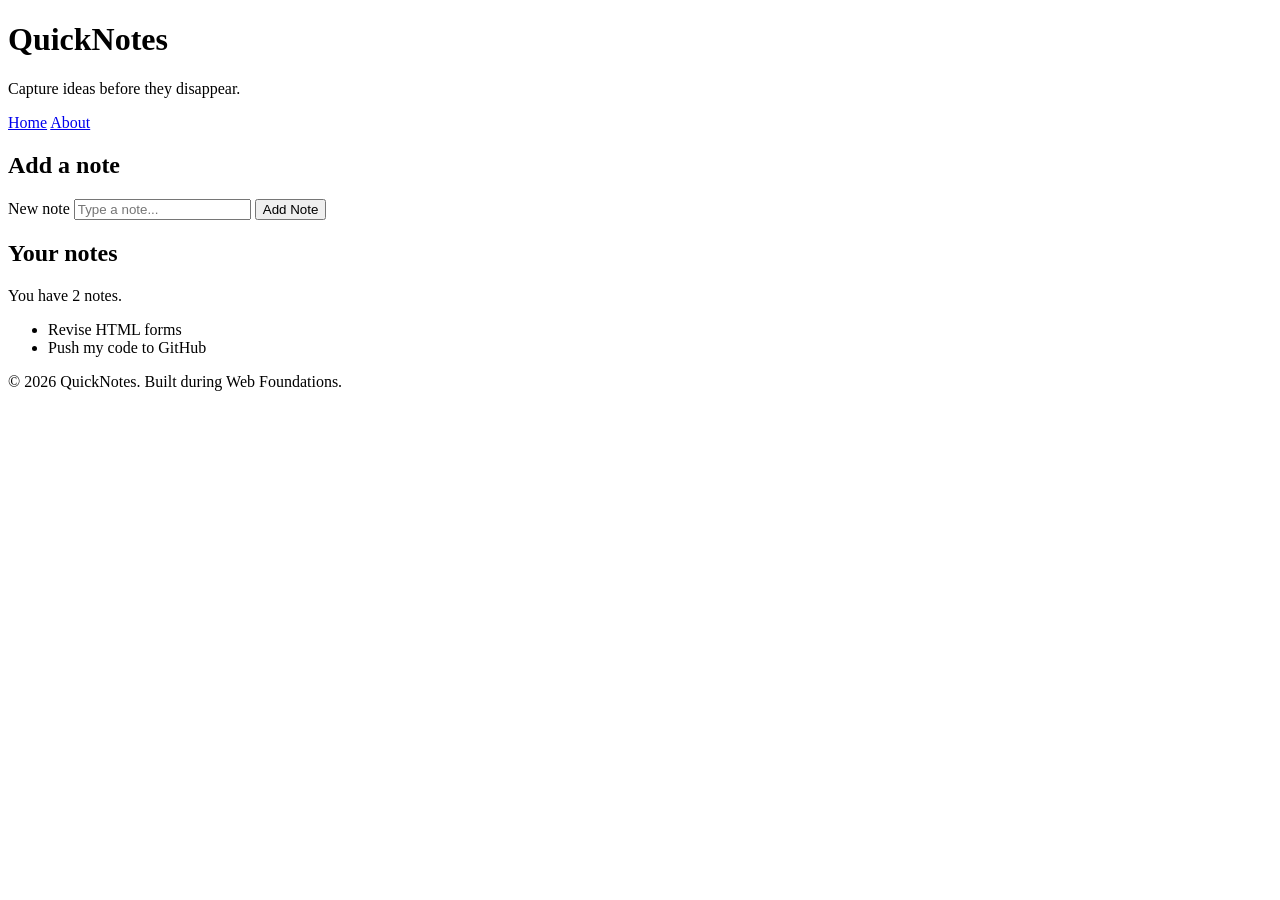
<file: day1/index.html>
<!DOCTYPE html>
<html lang="en">
  <head>
    <meta charset="UTF-8" />
    <meta name="viewport" content="width=device-width, initial-scale=1.0" />
    <title>QuickNotes</title>
  </head>
  <body>
    <header>
      <h1>QuickNotes</h1>
      <p>Capture ideas before they disappear.</p>
      <nav>
        <a href="index.html">Home</a>
        <a href="about.html">About</a>
      </nav>
    </header>

    <main>
      <section>
        <h2>Add a note</h2>
        <form id="note-form">
          <label for="note-input">New note</label>
          <input type="text" id="note-input" placeholder="Type a note..." />
          <button type="submit">Add Note</button>
        </form>
      </section>

      <section>
        <h2>Your notes</h2>
        <p id="note-count">You have 2 notes.</p>
        <ul id="notes-list">
          <li>Revise HTML forms</li>
          <li>Push my code to GitHub</li>
        </ul>
      </section>
    </main>

    <footer>
      <p>&copy; 2026 QuickNotes. Built during Web Foundations.</p>
    </footer>
  </body>
</html>
</file>
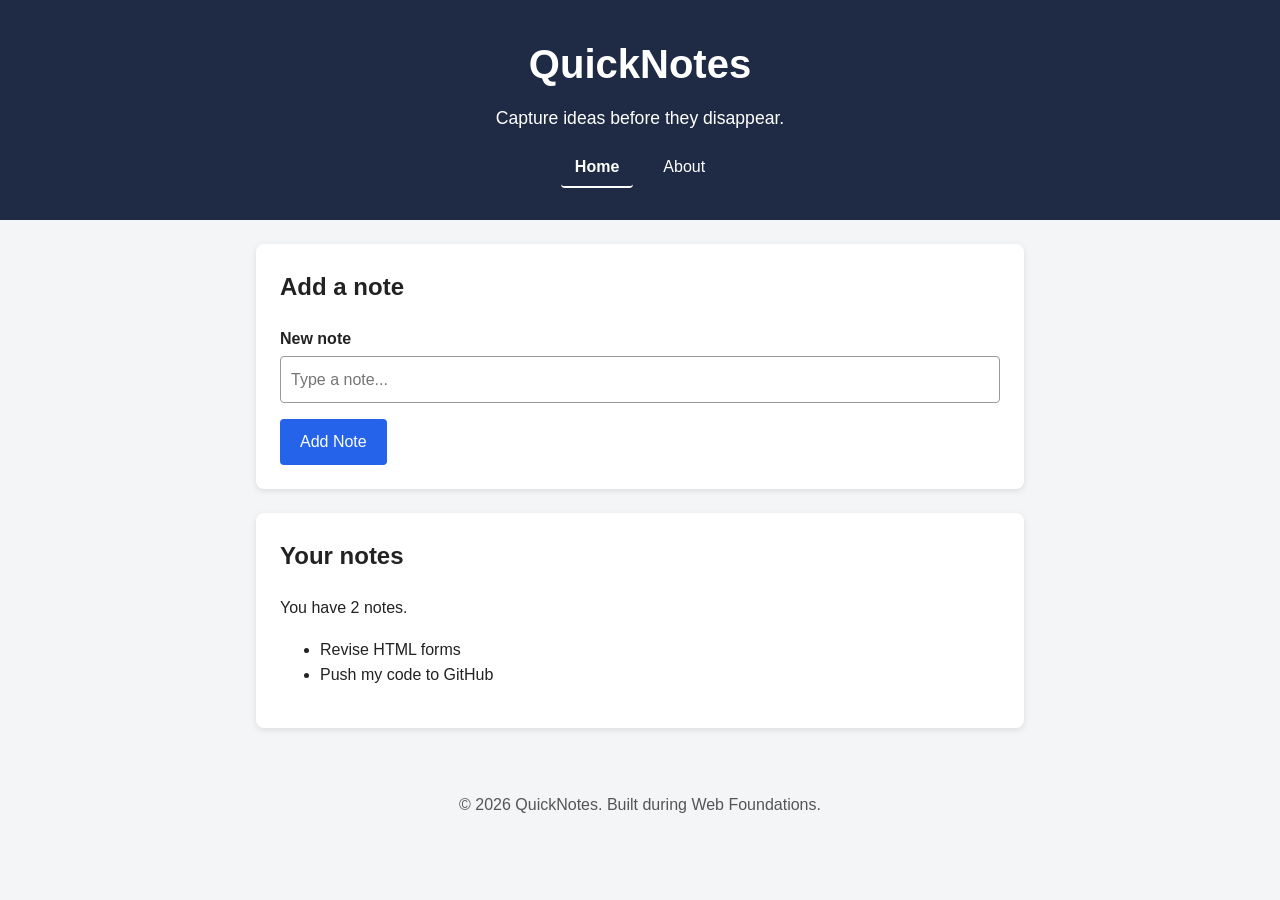
<file: day2/index.html>
<!DOCTYPE html>
<html lang="en">
  <head>
    <meta charset="UTF-8" />
    <meta name="viewport" content="width=device-width, initial-scale=1.0" />
    <title>QuickNotes</title>
    <link rel="stylesheet" href="style.css" />
  </head>
  <body>
    <header>
      <h1>QuickNotes</h1>
      <p>Capture ideas before they disappear.</p>
      <nav>
        <a href="index.html" aria-current="page">Home</a>
        <a href="about.html">About</a>
      </nav>
    </header>

    <main>
      <section>
        <h2>Add a note</h2>
        <form id="note-form">
          <label for="note-input">New note</label>
          <input type="text" id="note-input" placeholder="Type a note..." />
          <button type="submit">Add Note</button>
        </form>
      </section>

      <section>
        <h2>Your notes</h2>
        <p id="note-count">You have 2 notes.</p>
        <ul id="notes-list">
          <li>Revise HTML forms</li>
          <li>Push my code to GitHub</li>
        </ul>
      </section>
    </main>

    <footer>
      <p>&copy; 2026 QuickNotes. Built during Web Foundations.</p>
    </footer>
  </body>
</html>
</file>
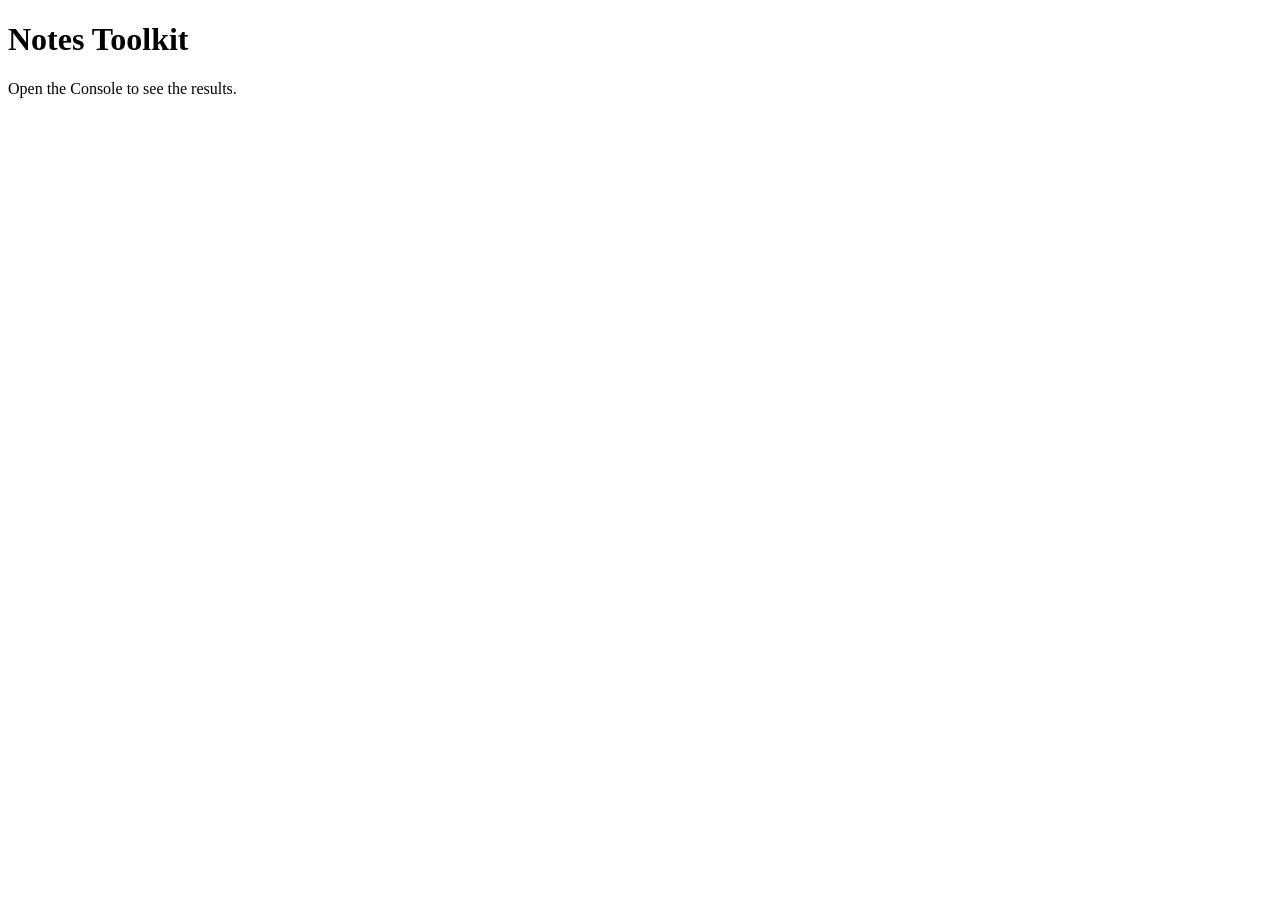
<file: day3/index.html>
<!DOCTYPE html>
<html lang="en">
  <head>
    <meta charset="UTF-8" />
    <meta name="viewport" content="width=device-width, initial-scale=1.0" />
    <title>Notes Toolkit</title>
    <script src="script.js" defer></script>
  </head>
  <body>
    <main>
      <h1>Notes Toolkit</h1>
      <p>Open the Console to see the results.</p>
    </main>
  </body>
</html>
</file>
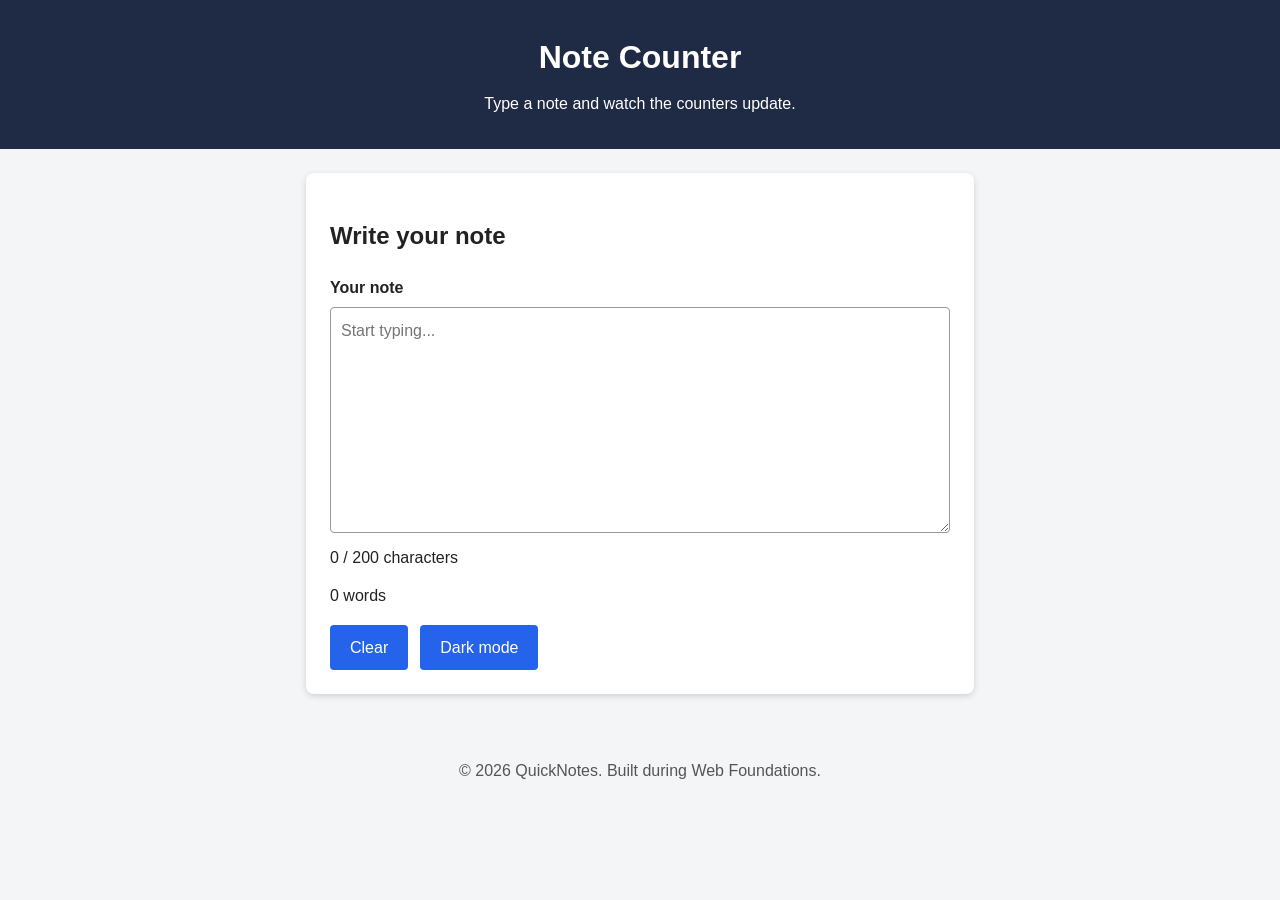
<file: day4/index.html>
<!DOCTYPE html>
<html lang="en">
  <head>
    <meta charset="UTF-8" >
    <meta name="viewport" content="width=device-width, initial-scale=1.0" >
    <title>Note Counter</title>
    <link rel="stylesheet" href="style.css" >
    <script src="script.js" defer></script>
  </head>
  <body>
    <header>
      <h1>Note Counter</h1>
      <p>Type a note and watch the counters update.</p>
    </header>

    <main>
            <section>
        <h2>Write your note</h2>
        <label for="note-text">Your note</label>
        <textarea id="note-text" rows="8" placeholder="Start typing..."></textarea>

        <p id="char-count">0 / 200 characters</p>
        <p id="word-count">0 words</p>

        <div class="button-row">
          <button id="clear-btn" type="button">Clear</button>
          <button id="theme-toggle" type="button">Dark mode</button>
        </div>
      </section>
    </main>

    <footer>
      <p>&copy; 2026 QuickNotes. Built during Web Foundations.</p>
    </footer>
  </body>
</html>
</file>
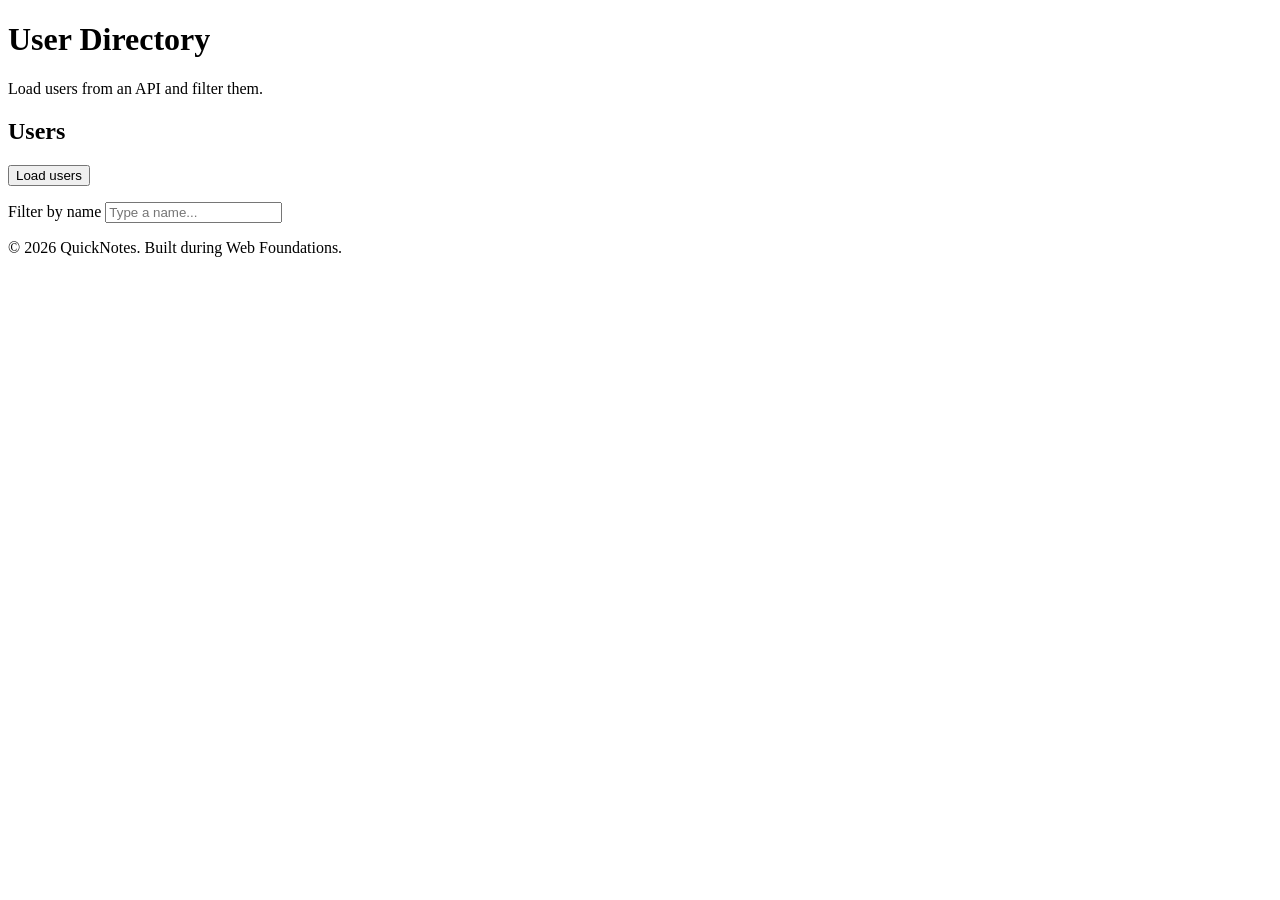
<file: day5/index.html>
<!DOCTYPE html>
<html lang="en">
  <head>
    <meta charset="UTF-8">
    <meta name="viewport" content="width=device-width, initial-scale=1.0">
    <title>User Directory</title>
    <script src="users.js" defer></script>
  </head>
  <body>
    <header>
      <h1>User Directory</h1>
      <p>Load users from an API and filter them.</p>
    </header>

    <main>
      <section>
        <h2>Users</h2>
        <button id="load-users" type="button">Load users</button>

        <p>
          <label for="filter-input">Filter by name</label>
          <input type="text" id="filter-input" placeholder="Type a name...">
        </p>

        <p id="status" role="status"></p>
        <ul id="users-list"></ul>
      </section>
    </main>

    <footer>
      <p>&copy; 2026 QuickNotes. Built during Web Foundations.</p>
    </footer>
  </body>
</html>
</file>
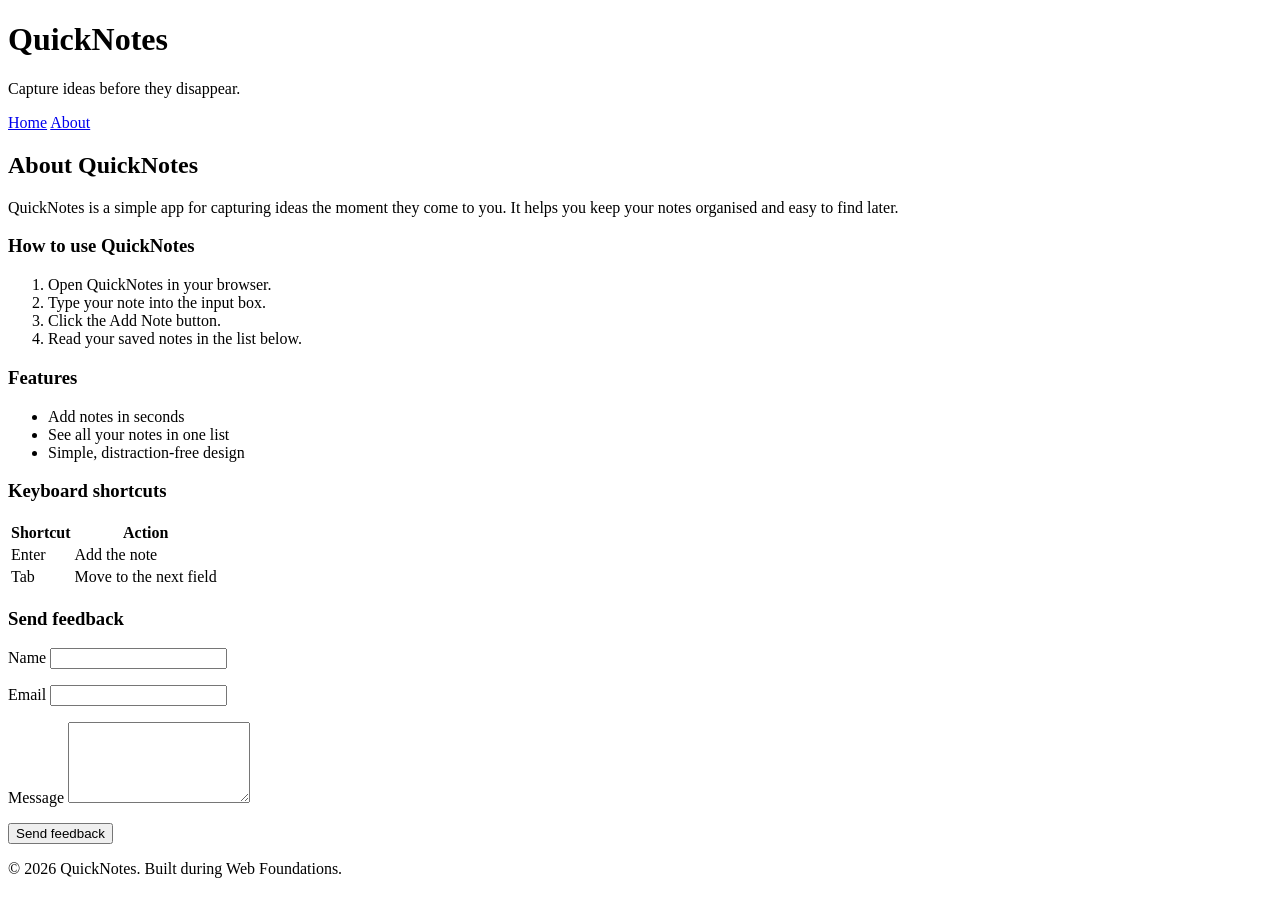
<file: day1/about.html>
<!DOCTYPE html>
<html lang="en">
  <head>
    <meta charset="UTF-8" />
    <meta name="viewport" content="width=device-width, initial-scale=1.0" />
    <title>About QuickNotes</title>
  </head>
  <body>
    <header>
      <h1>QuickNotes</h1>
      <p>Capture ideas before they disappear.</p>
      <nav>
        <a href="index.html">Home</a>
        <a href="about.html">About</a>
      </nav>
    </header>

    <main>
      <h2>About QuickNotes</h2>
      <p>QuickNotes is a simple app for capturing ideas the moment they come to you. It helps you keep your notes organised and easy to find later.</p>

      <section>
        <h3>How to use QuickNotes</h3>
        <ol>
          <li>Open QuickNotes in your browser.</li>
          <li>Type your note into the input box.</li>
          <li>Click the Add Note button.</li>
          <li>Read your saved notes in the list below.</li>
        </ol>
      </section>

      <section>
        <h3>Features</h3>
        <ul>
          <li>Add notes in seconds</li>
          <li>See all your notes in one list</li>
          <li>Simple, distraction-free design</li>
        </ul>
      </section>

      <section>
        <h3>Keyboard shortcuts</h3>
        <table>
          <thead>
            <tr>
              <th>Shortcut</th>
              <th>Action</th>
            </tr>
          </thead>
          <tbody>
            <tr>
              <td>Enter</td>
              <td>Add the note</td>
            </tr>
            <tr>
              <td>Tab</td>
              <td>Move to the next field</td>
            </tr>
          </tbody>
        </table>
      </section>

      <section>
        <h3>Send feedback</h3>
        <form action="#" method="post">
          <p>
            <label for="name">Name</label>
            <input type="text" id="name" name="name" required />
          </p>
          <p>
            <label for="email">Email</label>
            <input type="email" id="email" name="email" required />
          </p>
          <p>
            <label for="message">Message</label>
            <textarea id="message" name="message" rows="5" required></textarea>
          </p>
          <button type="submit">Send feedback</button>
        </form>
      </section>
    </main>

    <footer>
      <p>&copy; 2026 QuickNotes. Built during Web Foundations.</p>
    </footer>
  </body>
</html>
</file>
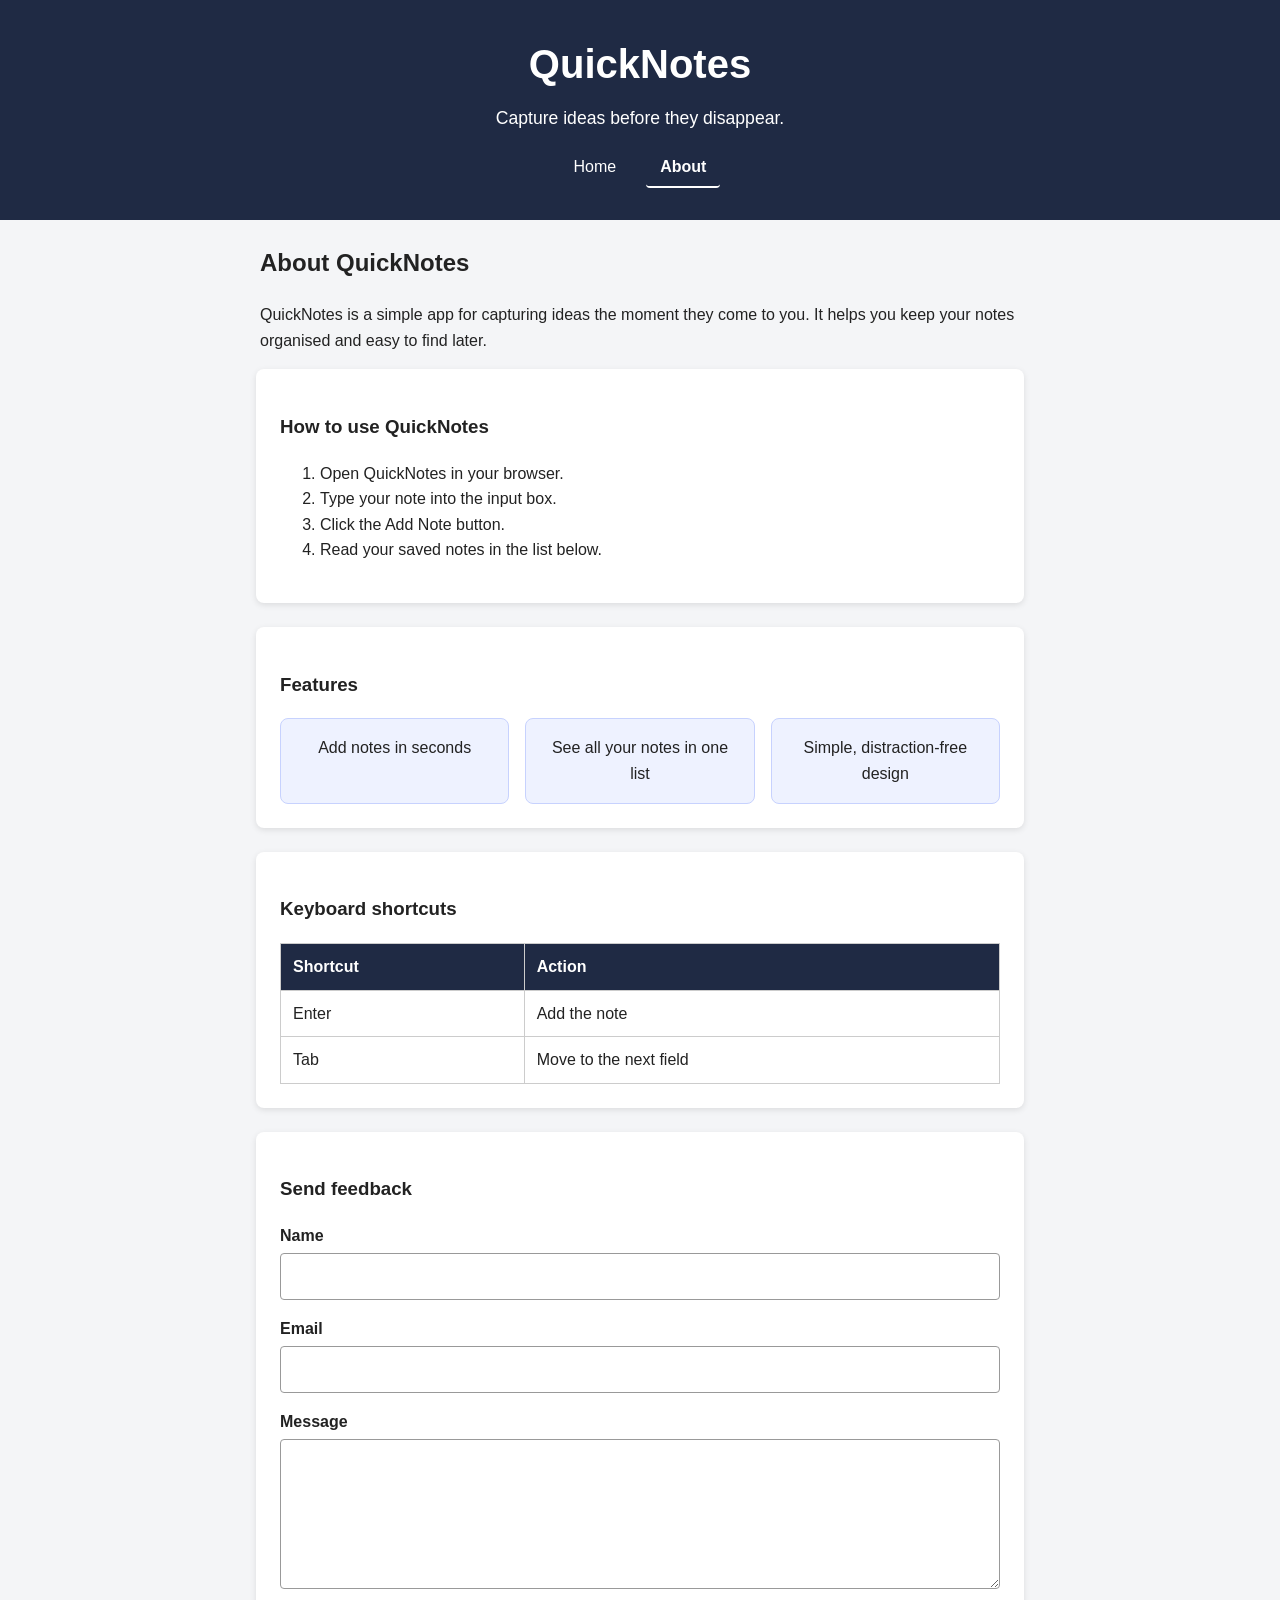
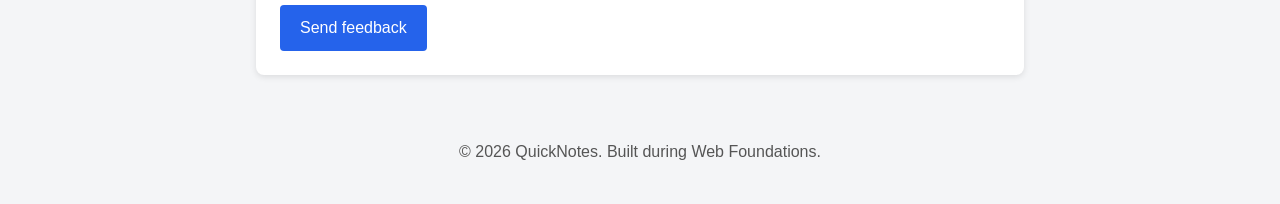
<file: day2/about.html>
<!DOCTYPE html>
<html lang="en">
  <head>
    <meta charset="UTF-8" />
    <meta name="viewport" content="width=device-width, initial-scale=1.0" />
    <title>About QuickNotes</title>
    <link rel="stylesheet" href="style.css" />
  </head>
  <body>
    <header>
      <h1>QuickNotes</h1>
      <p>Capture ideas before they disappear.</p>
      <nav>
        <a href="index.html">Home</a>
        <a href="about.html" aria-current="page">About</a>
      </nav>
    </header>

    <main>
      <h2>About QuickNotes</h2>
      <p>QuickNotes is a simple app for capturing ideas the moment they come to you. It helps you keep your notes organised and easy to find later.</p>

      <section>
        <h3>How to use QuickNotes</h3>
        <ol>
          <li>Open QuickNotes in your browser.</li>
          <li>Type your note into the input box.</li>
          <li>Click the Add Note button.</li>
          <li>Read your saved notes in the list below.</li>
        </ol>
      </section>

      <section>
        <h3>Features</h3>
        <ul class="features">
          <li>Add notes in seconds</li>
          <li>See all your notes in one list</li>
          <li>Simple, distraction-free design</li>
        </ul>
      </section>

      <section>
        <h3>Keyboard shortcuts</h3>
        <table>
          <thead>
            <tr>
              <th>Shortcut</th>
              <th>Action</th>
            </tr>
          </thead>
          <tbody>
            <tr>
              <td>Enter</td>
              <td>Add the note</td>
            </tr>
            <tr>
              <td>Tab</td>
              <td>Move to the next field</td>
            </tr>
          </tbody>
        </table>
      </section>

      <section>
        <h3>Send feedback</h3>
        <form action="#" method="post">
          <p>
            <label for="name">Name</label>
            <input type="text" id="name" name="name" required />
          </p>
          <p>
            <label for="email">Email</label>
            <input type="email" id="email" name="email" required />
          </p>
          <p>
            <label for="message">Message</label>
            <textarea id="message" name="message" rows="5" required></textarea>
          </p>
          <button type="submit">Send feedback</button>
        </form>
      </section>
    </main>

    <footer>
      <p>&copy; 2026 QuickNotes. Built during Web Foundations.</p>
    </footer>
  </body>
</html>
</file>
<file: day2/style.css>
/* ---------- Reset and base ---------- */
*,
*::before,
*::after {
  box-sizing: border-box;
}

body {
  margin: 0;
  font-family: Arial, Helvetica, sans-serif;
  line-height: 1.6;
  color: #222;
  background-color: #f4f5f7;
}

/* ---------- Header ---------- */
header {
  background-color: #1f2a44;
  color: #fff;
  text-align: center;
  padding: 32px 16px;
}

header h1 {
  margin: 0 0 8px;
  font-size: 2.5rem;
}

header p {
  margin: 0;
  font-size: 1.1rem;
}

/* ---------- Navigation (Flexbox) ---------- */
nav {
  display: flex;
  justify-content: center;
  gap: 16px;
  margin-top: 16px;
}

nav a {
  color: #fff;
  text-decoration: none;
  padding: 6px 14px;
  border-radius: 4px;
  transition: background-color 0.3s ease;
}

nav a:hover,
nav a:focus {
  background-color: rgba(255, 255, 255, 0.25);
}

nav a[aria-current="page"] {
  font-weight: bold;
  border-bottom: 2px solid #fff;
}

/* ---------- Main and section cards ---------- */
main {
  max-width: 800px;
  margin: 24px auto;
  padding: 0 16px;
}

section h2 {
  margin-top: 0;
}

main > h2,
main > p {
  margin-left: 4px;
  margin-right: 4px;
}

section {
  background-color: #fff;
  padding: 24px;
  margin-bottom: 24px;
  border-radius: 8px;
  box-shadow: 0 2px 6px rgba(0, 0, 0, 0.1);
}

/* ---------- Features list (CSS Grid) ---------- */
.features {
  list-style: none;
  margin: 0;
  padding: 0;
  display: grid;
  grid-template-columns: repeat(auto-fit, minmax(180px, 1fr));
  gap: 16px;
}

.features li {
  background-color: #eef2ff;
  border: 1px solid #c7d2fe;
  border-radius: 8px;
  padding: 16px;
  text-align: center;
}

/* ---------- Shortcuts table ---------- */
table {
  width: 100%;
  border-collapse: collapse;
}

th,
td {
  border: 1px solid #ccc;
  padding: 10px 12px;
  text-align: left;
}

th {
  background-color: #1f2a44;
  color: #fff;
}

/* ---------- Forms ---------- */
form label {
  display: block;
  margin-bottom: 4px;
  font-weight: bold;
}

form input[type="text"],
form input[type="email"],
form textarea {
  display: block;
  width: 100%;
  padding: 10px;
  margin-bottom: 16px;
  border: 1px solid #999;
  border-radius: 4px;
  font: inherit;
}

form p {
  margin: 0;
}

/* ---------- Buttons ---------- */
button {
  background-color: #2563eb;
  color: #fff;
  border: none;
  border-radius: 4px;
  padding: 10px 20px;
  font: inherit;
  cursor: pointer;
  transition: background-color 0.3s ease, transform 0.2s ease;
}

button:hover,
button:focus {
  background-color: #1d4ed8;
  transform: translateY(-2px);
}

/* ---------- Footer ---------- */
footer {
  text-align: center;
  padding: 24px 16px;
  color: #555;
}

/* ---------- Small screens ---------- */
@media (max-width: 600px) {
  header {
    padding: 20px 12px;
    font-size: 0.9rem;
  }

  header h1 {
    font-size: 1.6rem;
  }

  main {
    margin: 16px auto;
  }

  section {
    padding: 16px;
  }
}
</file>
<file: day4/style.css>
/* ---------- Colour variables (light theme) ---------- */
:root {
  --bg: #f4f5f7;
  --text: #222222;
  --card: #ffffff;
  --border: #999999;
  --header-bg: #1f2a44;
  --header-text: #ffffff;
  --button-bg: #2563eb;
  --button-hover: #1d4ed8;
  --button-text: #ffffff;
  --muted: #555555;
}

/* ---------- Dark theme: only redefines the variables ---------- */
body.dark {
  --bg: #121826;
  --text: #e6e9f0;
  --card: #1c2538;
  --border: #5b6785;
  --header-bg: #0b1020;
  --header-text: #ffffff;
  --button-bg: #60a5fa;
  --button-hover: #93c5fd;
  --button-text: #0b1020;
  --muted: #aab3c5;
}

/* ---------- Reset and base ---------- */
*,
*::before,
*::after {
  box-sizing: border-box;
}

body {
  margin: 0;
  font-family: Arial, Helvetica, sans-serif;
  line-height: 1.6;
  color: var(--text);
  background-color: var(--bg);
  transition: background-color 0.3s ease, color 0.3s ease;
}

/* ---------- Header and footer ---------- */
header {
  background-color: var(--header-bg);
  color: var(--header-text);
  text-align: center;
  padding: 32px 16px;
}

header h1 {
  margin: 0 0 8px;
}

header p {
  margin: 0;
}

footer {
  text-align: center;
  padding: 24px 16px;
  color: var(--muted);
}

/* ---------- Main card ---------- */
main {
  max-width: 700px;
  margin: 24px auto;
  padding: 0 16px;
}

section {
  background-color: var(--card);
  padding: 24px;
  border-radius: 8px;
  box-shadow: 0 2px 6px rgba(0, 0, 0, 0.15);
  transition: background-color 0.3s ease;
}

label {
  display: block;
  font-weight: bold;
  margin-bottom: 6px;
}

textarea {
  display: block;
  width: 100%;
  padding: 10px;
  border: 1px solid var(--border);
  border-radius: 4px;
  background-color: var(--card);
  color: var(--text);
  font: inherit;
  resize: vertical;
}

/* ---------- Counters ---------- */
#char-count,
#word-count {
  margin: 12px 0 0;
}

.warning {
  color: orange;
}

.over {
  color: red;
  font-weight: bold;
}

/* ---------- Buttons (Flexbox row) ---------- */
.button-row {
  display: flex;
  gap: 12px;
  margin-top: 16px;
}

button {
  background-color: var(--button-bg);
  color: var(--button-text);
  border: none;
  border-radius: 4px;
  padding: 10px 20px;
  font: inherit;
  cursor: pointer;
  transition: background-color 0.3s ease, transform 0.2s ease;
}

button:hover,
button:focus {
  background-color: var(--button-hover);
  transform: translateY(-2px);
}

/* ---------- Small screens ---------- */
@media (max-width: 600px) {
  header {
    padding: 20px 12px;
  }

  section {
    padding: 16px;
  }

  .button-row {
    flex-direction: column;
  }
}
</file>
